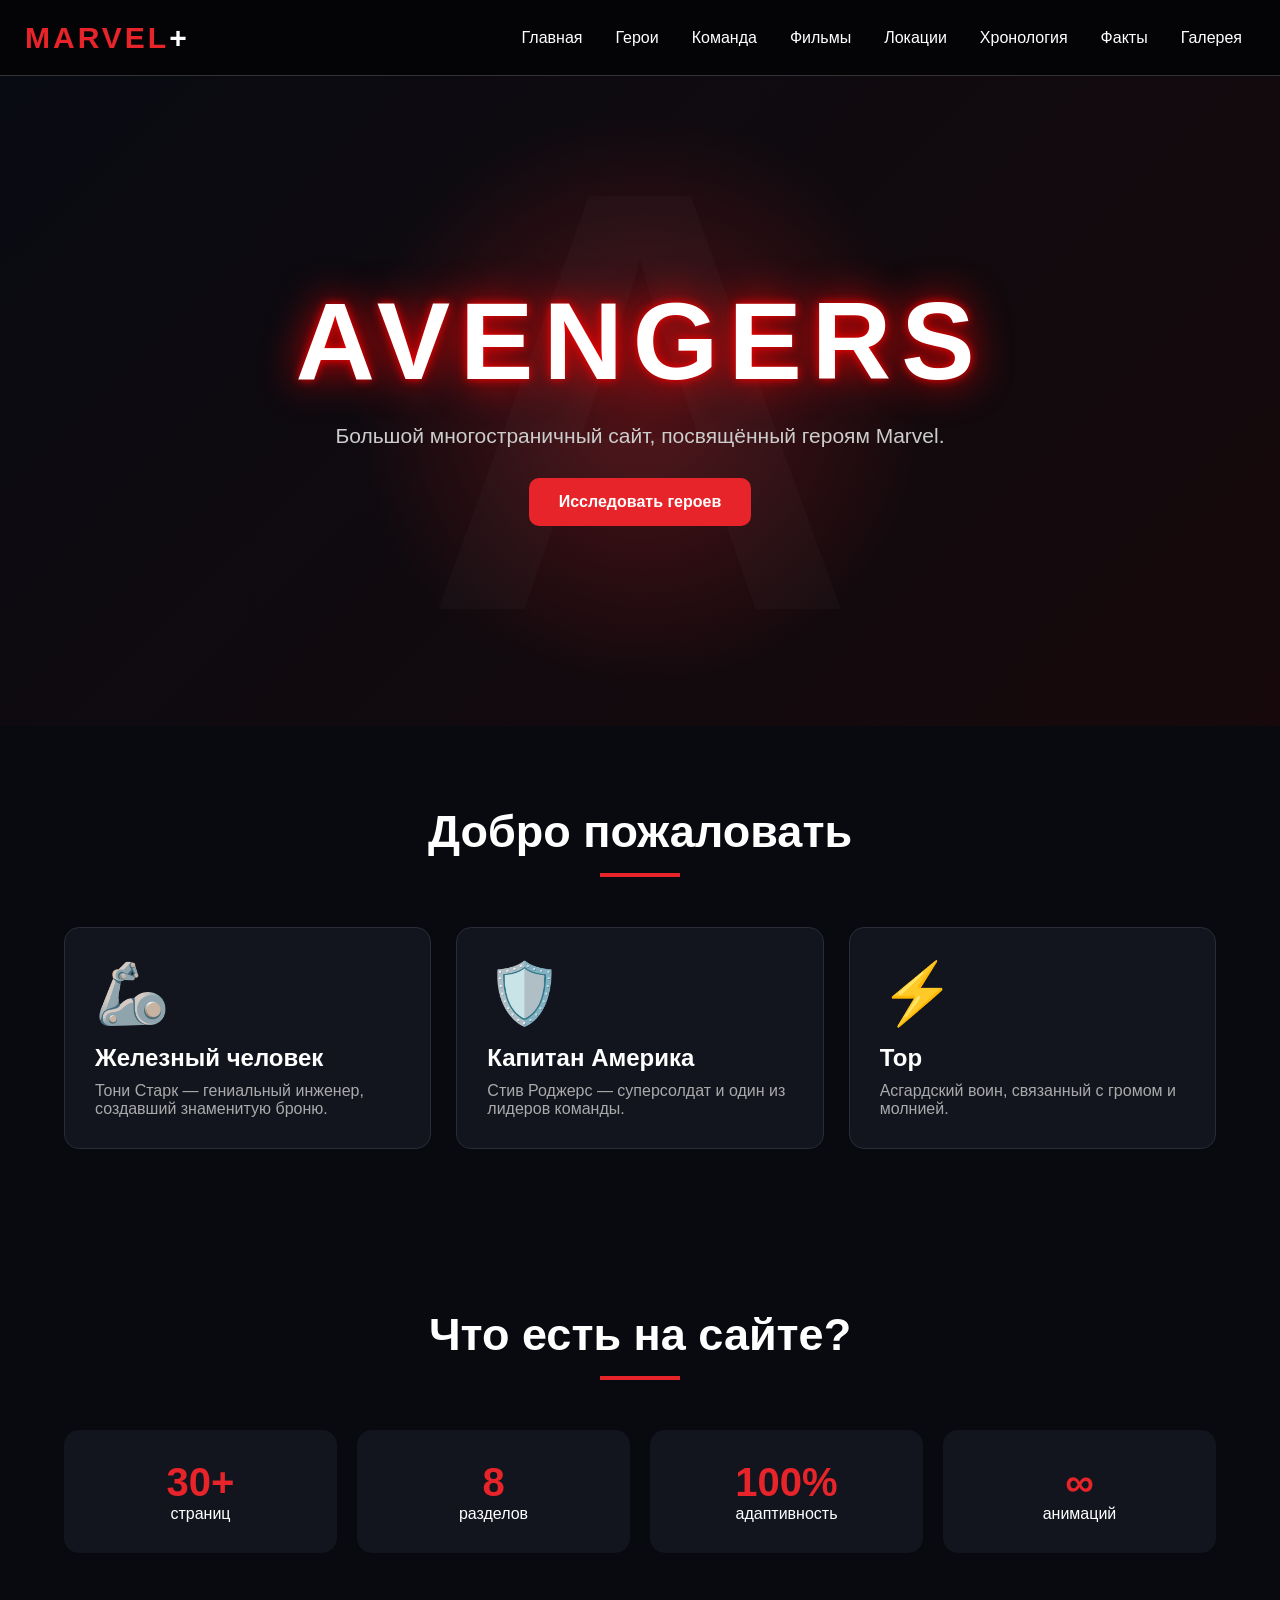
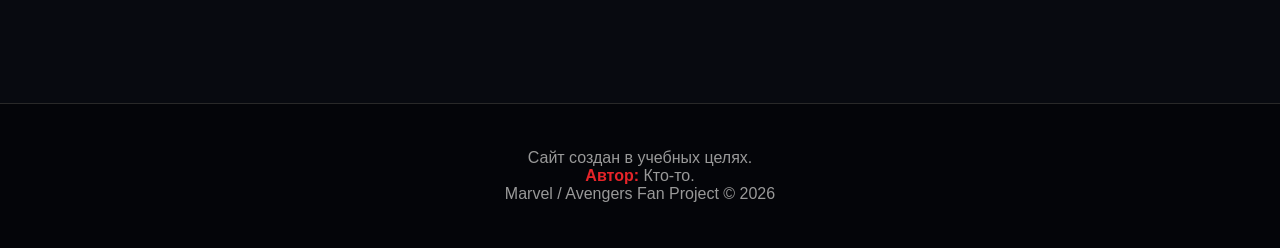
<file: era3/index.html>
<!DOCTYPE html>

<html lang="ru">

<head>

    <meta charset="UTF-8">

    <meta name="viewport"
          content="width=device-width, initial-scale=1.0">

    <title>Avengers | Главная</title>

    <link rel="stylesheet" href="style.css">

</head>

<body>


<header>

    <div class="navbar">

        <a href="index.html" class="logo">
            MARVEL<span>+</span>
        </a>

        <button class="menu-button">
            ☰
        </button>

        <nav>

            <ul>

                <li>
                    <a href="index.html">
                        Главная
                    </a>
                </li>

                <li>
                    <a href="heroes.html">
                        Герои
                    </a>
                </li>

                <li>
                    <a href="team.html">
                        Команда
                    </a>
                </li>

                <li>
                    <a href="movies.html">
                        Фильмы
                    </a>
                </li>

                <li>
                    <a href="locations.html">
                        Локации
                    </a>
                </li>

                <li>
                    <a href="timeline.html">
                        Хронология
                    </a>
                </li>

                <li>
                    <a href="facts.html">
                        Факты
                    </a>
                </li>

                <li>
                    <a href="gallery.html">
                        Галерея
                    </a>
                </li>

            </ul>

        </nav>

    </div>

</header>


<section class="hero">

    <div class="hero-content">

        <h1>AVENGERS</h1>

        <p>
            Большой многостраничный сайт,
            посвящённый героям Marvel.
        </p>

        <a href="heroes.html" class="button">
            Исследовать героев
        </a>

    </div>

</section>


<section class="section container">

    <h2 class="title">
        Добро пожаловать
    </h2>

    <div class="cards">


        <div class="card">

            <div class="card-icon">
                🦾
            </div>

            <h2>
                Железный человек
            </h2>

            <p>
                Тони Старк — гениальный инженер,
                создавший знаменитую броню.
            </p>

        </div>


        <div class="card">

            <div class="card-icon">
                🛡️
            </div>

            <h2>
                Капитан Америка
            </h2>

            <p>
                Стив Роджерс — суперсолдат
                и один из лидеров команды.
            </p>

        </div>


        <div class="card">

            <div class="card-icon">
                ⚡
            </div>

            <h2>
                Тор
            </h2>

            <p>
                Асгардский воин,
                связанный с громом и молнией.
            </p>

        </div>


    </div>

</section>


<section class="section container">

    <h2 class="title">
        Что есть на сайте?
    </h2>

    <div class="stats">

        <div class="stat">
            <strong>30+</strong>
            страниц
        </div>

        <div class="stat">
            <strong>8</strong>
            разделов
        </div>

        <div class="stat">
            <strong>100%</strong>
            адаптивность
        </div>

        <div class="stat">
            <strong>∞</strong>
            анимаций
        </div>

    </div>

</section>


<footer>

    <p>
        Сайт создан в учебных целях.
    </p>

    <p>
        <strong>Автор:</strong>
        Кто-то.
    </p>

    <p>
        Marvel / Avengers Fan Project © 2026
    </p>

</footer>


<script src="script.js"></script>

</body>

</html>
</file>
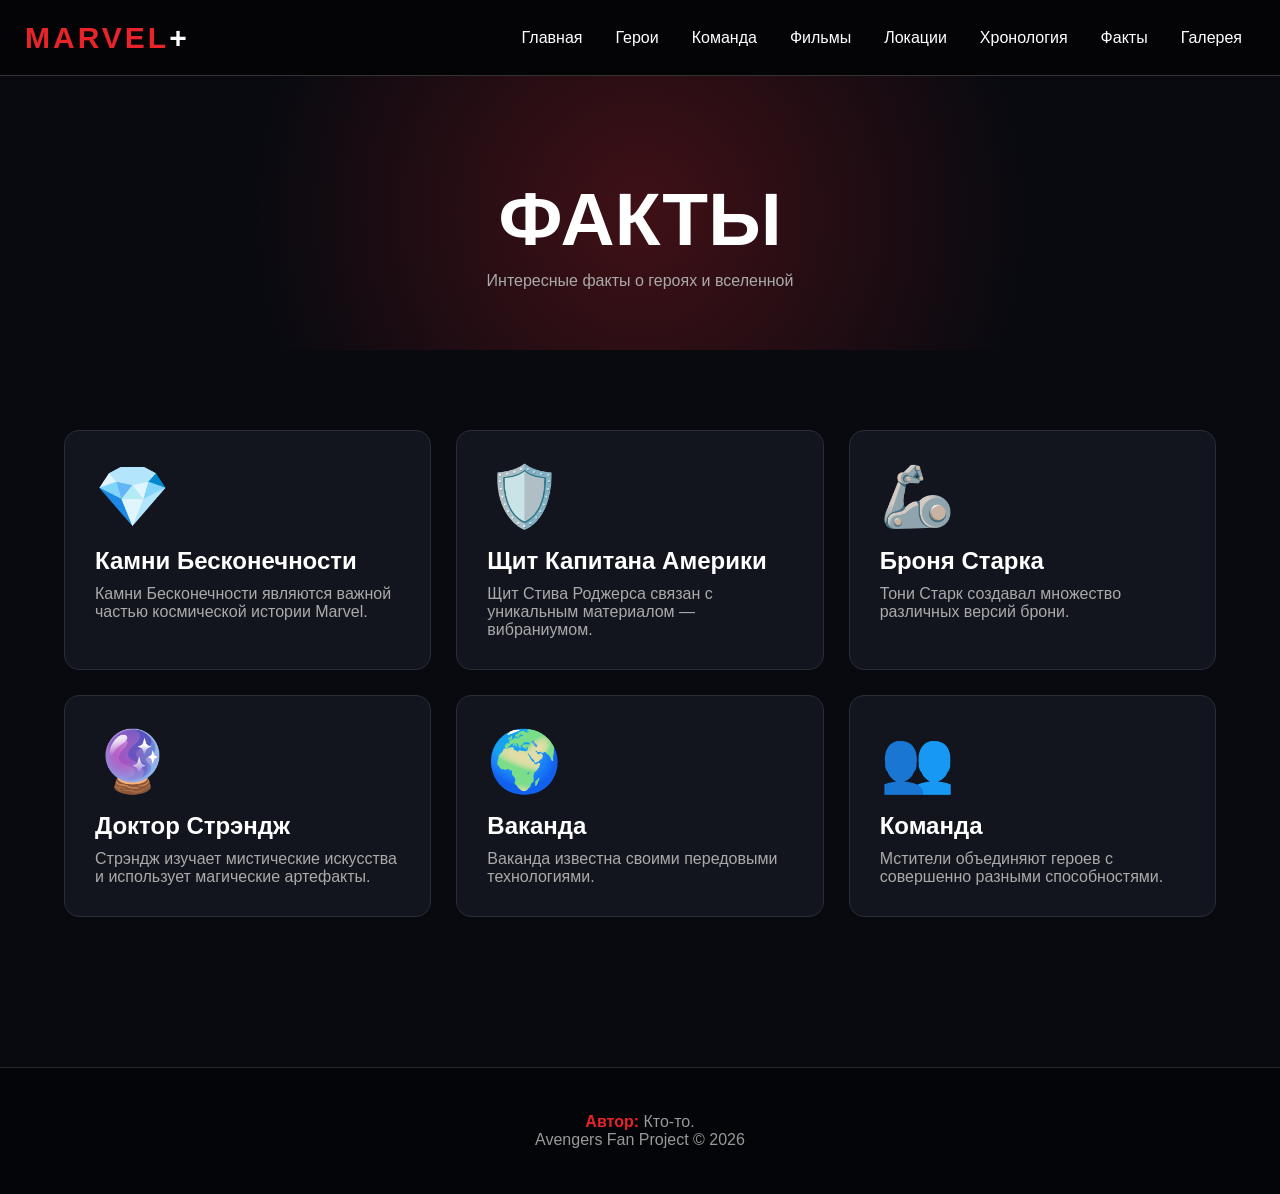
<file: era3/facts.html>
<!DOCTYPE html>
<html lang="ru">
<head>
    <meta charset="UTF-8">

    <meta name="viewport"
          content="width=device-width, initial-scale=1.0">

    <title>Avengers | Факты</title>

    <link rel="stylesheet" href="style.css">
</head>

<body>

<header>

    <div class="navbar">

        <a href="index.html" class="logo">
            MARVEL<span>+</span>
        </a>

        <button class="menu-button">☰</button>

        <nav>

            <ul>

                <li><a href="index.html">Главная</a></li>
                <li><a href="heroes.html">Герои</a></li>
                <li><a href="team.html">Команда</a></li>
                <li><a href="movies.html">Фильмы</a></li>
                <li><a href="locations.html">Локации</a></li>
                <li><a href="timeline.html">Хронология</a></li>
                <li><a href="facts.html">Факты</a></li>
                <li><a href="gallery.html">Галерея</a></li>

            </ul>

        </nav>

    </div>

</header>


<section class="page-header">

    <h1>ФАКТЫ</h1>

    <p>
        Интересные факты о героях и вселенной
    </p>

</section>


<section class="section container">

    <div class="cards">

        <div class="card">
            <div class="card-icon">💎</div>
            <h2>Камни Бесконечности</h2>
            <p>
                Камни Бесконечности являются
                важной частью космической истории Marvel.
            </p>
        </div>

        <div class="card">
            <div class="card-icon">🛡️</div>
            <h2>Щит Капитана Америки</h2>
            <p>
                Щит Стива Роджерса связан
                с уникальным материалом — вибраниумом.
            </p>
        </div>

        <div class="card">
            <div class="card-icon">🦾</div>
            <h2>Броня Старка</h2>
            <p>
                Тони Старк создавал
                множество различных версий брони.
            </p>
        </div>

        <div class="card">
            <div class="card-icon">🔮</div>
            <h2>Доктор Стрэндж</h2>
            <p>
                Стрэндж изучает мистические
                искусства и использует магические артефакты.
            </p>
        </div>

        <div class="card">
            <div class="card-icon">🌍</div>
            <h2>Ваканда</h2>
            <p>
                Ваканда известна своими
                передовыми технологиями.
            </p>
        </div>

        <div class="card">
            <div class="card-icon">👥</div>
            <h2>Команда</h2>
            <p>
                Мстители объединяют героев
                с совершенно разными способностями.
            </p>
        </div>

    </div>

</section>


<footer>

    <p>
        <strong>Автор:</strong>
        Кто-то.
    </p>

    <p>
        Avengers Fan Project © 2026
    </p>

</footer>

<script src="script.js"></script>

</body>
</html>
</file>
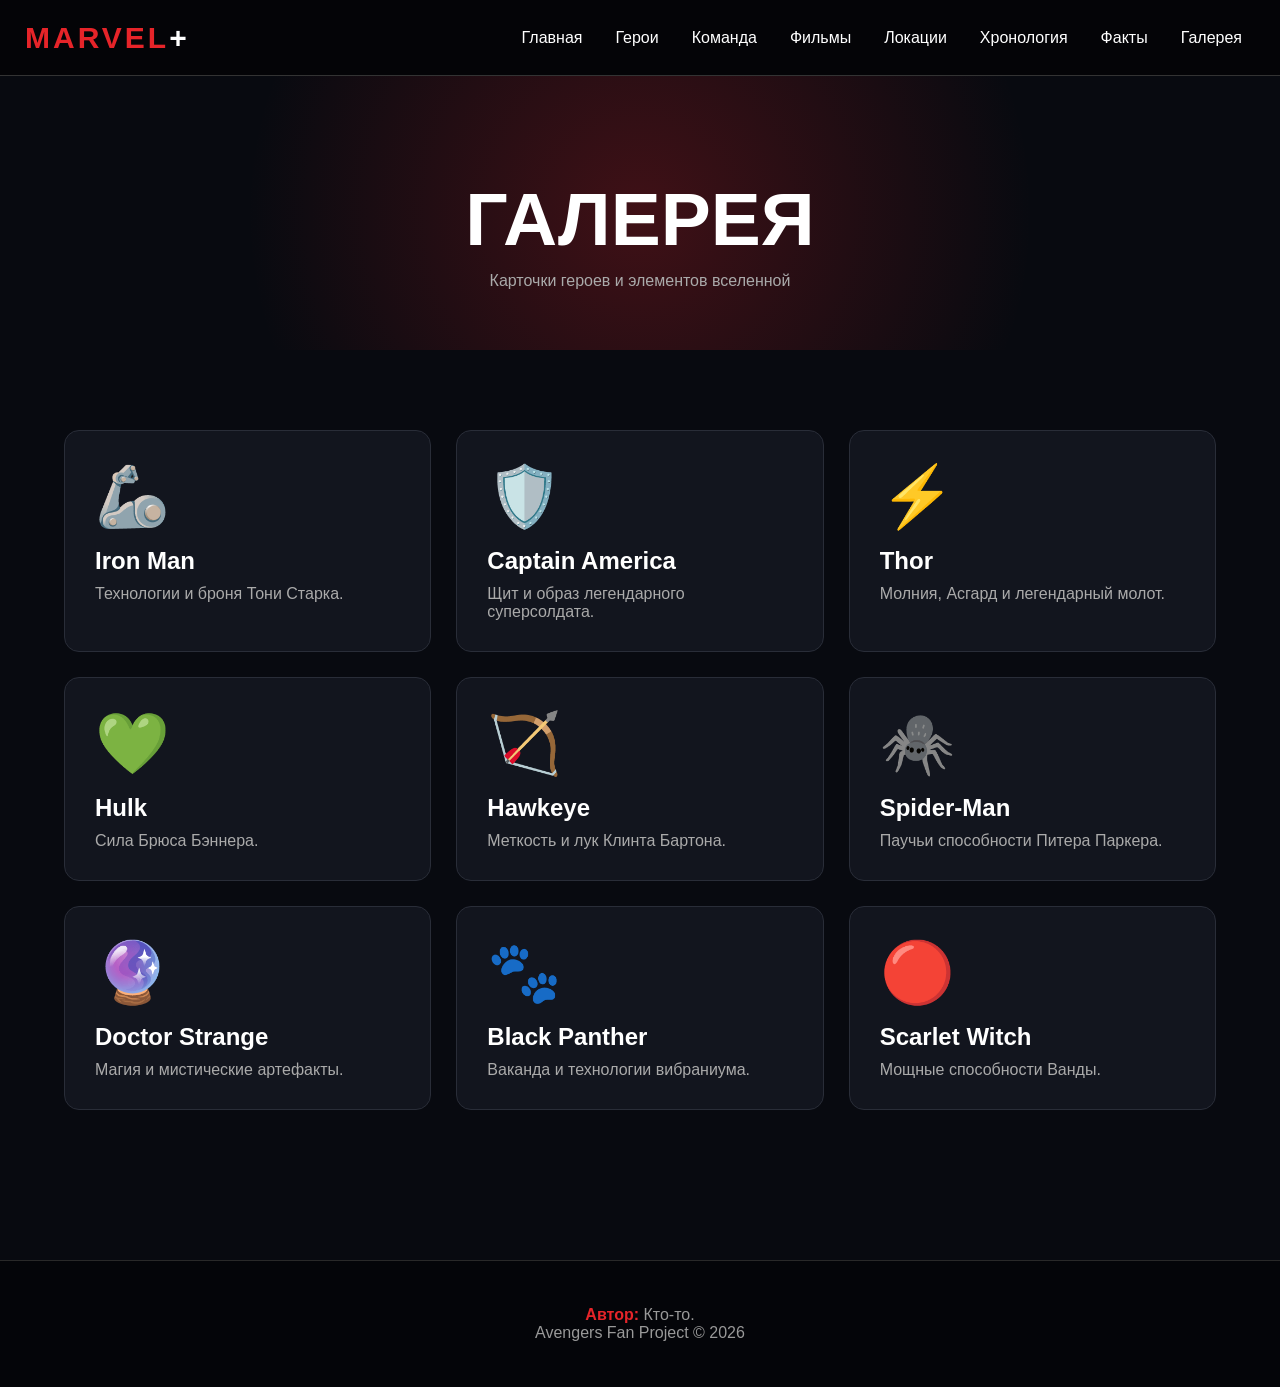
<file: era3/gallery.html>
<!DOCTYPE html>
<html lang="ru">

<head>

    <meta charset="UTF-8">

    <meta name="viewport"
          content="width=device-width, initial-scale=1.0">

    <title>Avengers | Галерея</title>

    <link rel="stylesheet" href="style.css">

</head>

<body>

<header>

    <div class="navbar">

        <a href="index.html" class="logo">
            MARVEL<span>+</span>
        </a>

        <button class="menu-button">☰</button>

        <nav>

            <ul>

                <li><a href="index.html">Главная</a></li>
                <li><a href="heroes.html">Герои</a></li>
                <li><a href="team.html">Команда</a></li>
                <li><a href="movies.html">Фильмы</a></li>
                <li><a href="locations.html">Локации</a></li>
                <li><a href="timeline.html">Хронология</a></li>
                <li><a href="facts.html">Факты</a></li>
                <li><a href="gallery.html">Галерея</a></li>

            </ul>

        </nav>

    </div>

</header>


<section class="page-header">

    <h1>ГАЛЕРЕЯ</h1>

    <p>
        Карточки героев и элементов вселенной
    </p>

</section>


<section class="section container">

    <div class="cards">

        <div class="card">
            <div class="card-icon">🦾</div>
            <h2>Iron Man</h2>
            <p>Технологии и броня Тони Старка.</p>
        </div>

        <div class="card">
            <div class="card-icon">🛡️</div>
            <h2>Captain America</h2>
            <p>Щит и образ легендарного суперсолдата.</p>
        </div>

        <div class="card">
            <div class="card-icon">⚡</div>
            <h2>Thor</h2>
            <p>Молния, Асгард и легендарный молот.</p>
        </div>

        <div class="card">
            <div class="card-icon">💚</div>
            <h2>Hulk</h2>
            <p>Сила Брюса Бэннера.</p>
        </div>

        <div class="card">
            <div class="card-icon">🏹</div>
            <h2>Hawkeye</h2>
            <p>Меткость и лук Клинта Бартона.</p>
        </div>

        <div class="card">
            <div class="card-icon">🕷️</div>
            <h2>Spider-Man</h2>
            <p>Паучьи способности Питера Паркера.</p>
        </div>

        <div class="card">
            <div class="card-icon">🔮</div>
            <h2>Doctor Strange</h2>
            <p>Магия и мистические артефакты.</p>
        </div>

        <div class="card">
            <div class="card-icon">🐾</div>
            <h2>Black Panther</h2>
            <p>Ваканда и технологии вибраниума.</p>
        </div>

        <div class="card">
            <div class="card-icon">🔴</div>
            <h2>Scarlet Witch</h2>
            <p>Мощные способности Ванды.</p>
        </div>

    </div>

</section>


<footer>

    <p>
        <strong>Автор:</strong>
        Кто-то.
    </p>

    <p>
        Avengers Fan Project © 2026
    </p>

</footer>


<script src="script.js"></script>

</body>
</html>
</file>
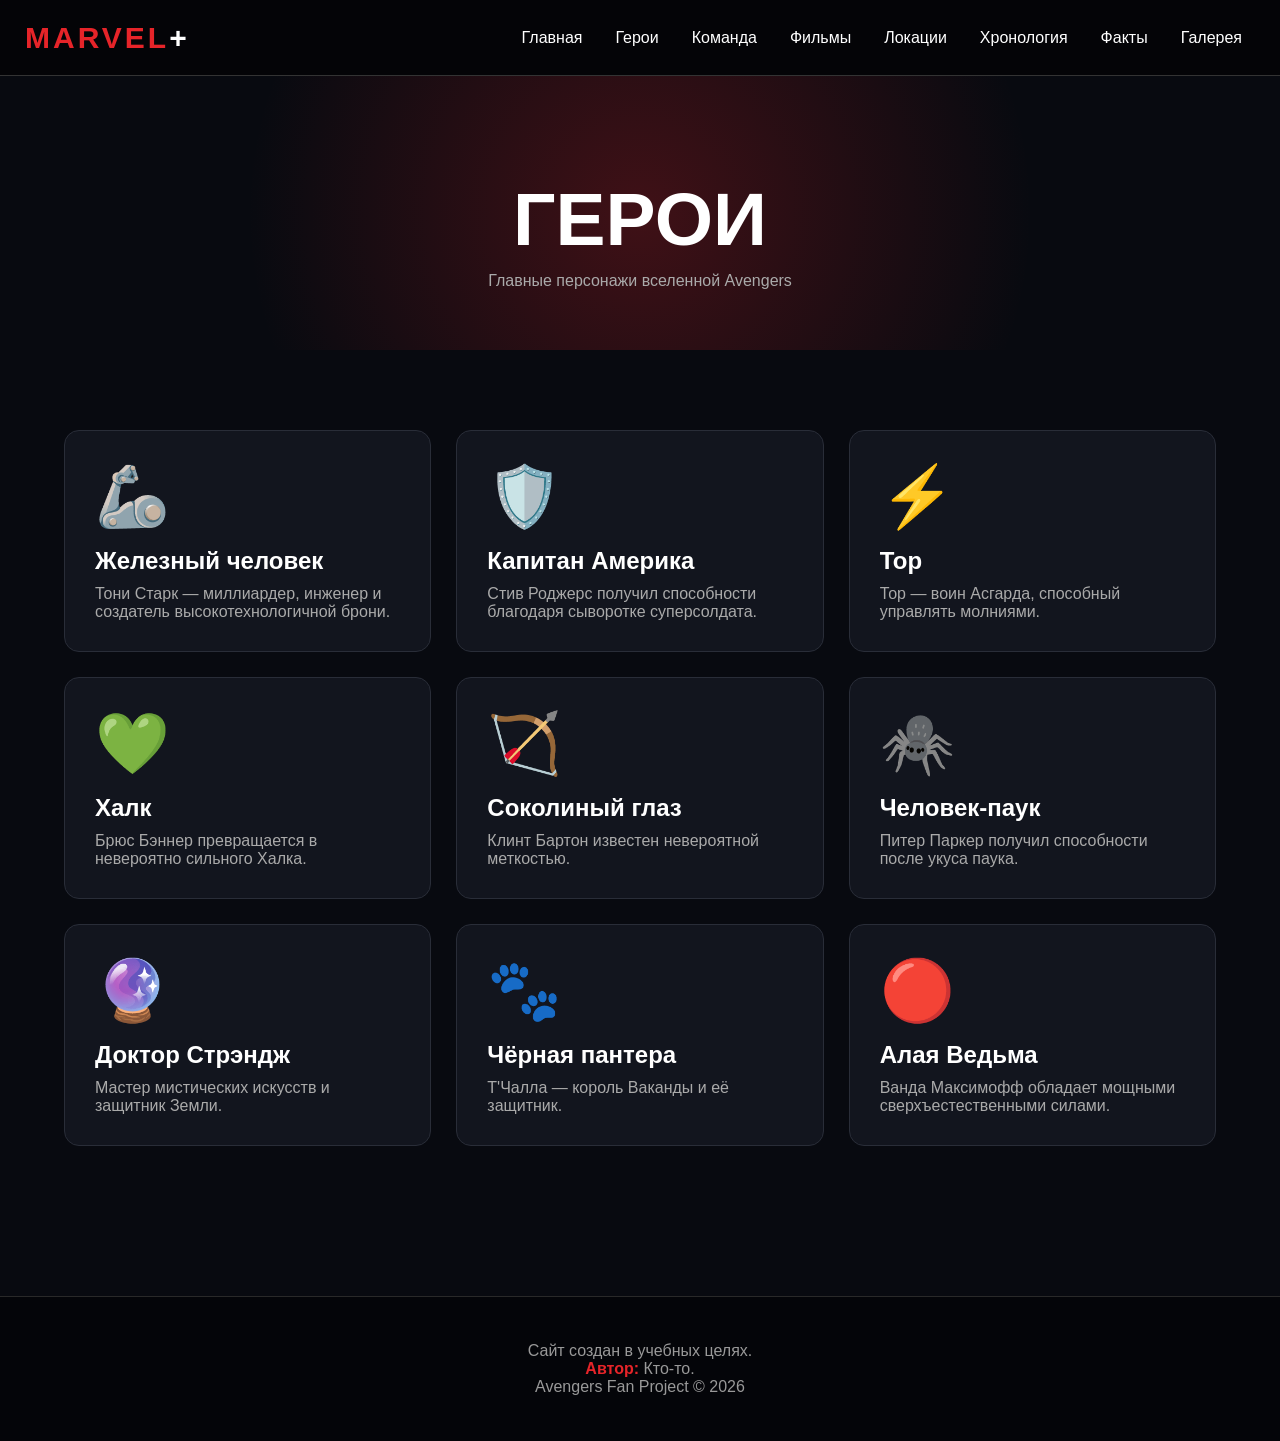
<file: era3/heroes.html>
<!DOCTYPE html>

<html lang="ru">

<head>

    <meta charset="UTF-8">

    <meta name="viewport"
          content="width=device-width, initial-scale=1.0">

    <title>Avengers | Герои</title>

    <link rel="stylesheet" href="style.css">

</head>

<body>


<header>

    <div class="navbar">

        <a href="index.html" class="logo">
            MARVEL<span>+</span>
        </a>

        <button class="menu-button">
            ☰
        </button>

        <nav>

            <ul>

                <li><a href="index.html">Главная</a></li>
                <li><a href="heroes.html">Герои</a></li>
                <li><a href="team.html">Команда</a></li>
                <li><a href="movies.html">Фильмы</a></li>
                <li><a href="locations.html">Локации</a></li>
                <li><a href="timeline.html">Хронология</a></li>
                <li><a href="facts.html">Факты</a></li>
                <li><a href="gallery.html">Галерея</a></li>

            </ul>

        </nav>

    </div>

</header>


<section class="page-header">

    <h1>
        ГЕРОИ
    </h1>

    <p>
        Главные персонажи вселенной Avengers
    </p>

</section>


<section class="section container">

    <div class="cards">


        <div class="card">

            <div class="card-icon">🦾</div>

            <h2>
                Железный человек
            </h2>

            <p>
                Тони Старк — миллиардер,
                инженер и создатель
                высокотехнологичной брони.
            </p>

        </div>


        <div class="card">

            <div class="card-icon">🛡️</div>

            <h2>
                Капитан Америка
            </h2>

            <p>
                Стив Роджерс получил способности
                благодаря сыворотке суперсолдата.
            </p>

        </div>


        <div class="card">

            <div class="card-icon">⚡</div>

            <h2>
                Тор
            </h2>

            <p>
                Тор — воин Асгарда,
                способный управлять молниями.
            </p>

        </div>


        <div class="card">

            <div class="card-icon">💚</div>

            <h2>
                Халк
            </h2>

            <p>
                Брюс Бэннер превращается
                в невероятно сильного Халка.
            </p>

        </div>


        <div class="card">

            <div class="card-icon">🏹</div>

            <h2>
                Соколиный глаз
            </h2>

            <p>
                Клинт Бартон известен
                невероятной меткостью.
            </p>

        </div>


        <div class="card">

            <div class="card-icon">🕷️</div>

            <h2>
                Человек-паук
            </h2>

            <p>
                Питер Паркер получил
                способности после укуса паука.
            </p>

        </div>


        <div class="card">

            <div class="card-icon">🔮</div>

            <h2>
                Доктор Стрэндж
            </h2>

            <p>
                Мастер мистических искусств
                и защитник Земли.
            </p>

        </div>


        <div class="card">

            <div class="card-icon">🐾</div>

            <h2>
                Чёрная пантера
            </h2>

            <p>
                Т'Чалла — король Ваканды
                и её защитник.
            </p>

        </div>


        <div class="card">

            <div class="card-icon">🔴</div>

            <h2>
                Алая Ведьма
            </h2>

            <p>
                Ванда Максимофф обладает
                мощными сверхъестественными силами.
            </p>

        </div>


    </div>

</section>


<footer>

    <p>
        Сайт создан в учебных целях.
    </p>

    <p>
        <strong>Автор:</strong>
        Кто-то.
    </p>

    <p>
        Avengers Fan Project © 2026
    </p>

</footer>


<script src="script.js"></script>

</body>

</html>
</file>
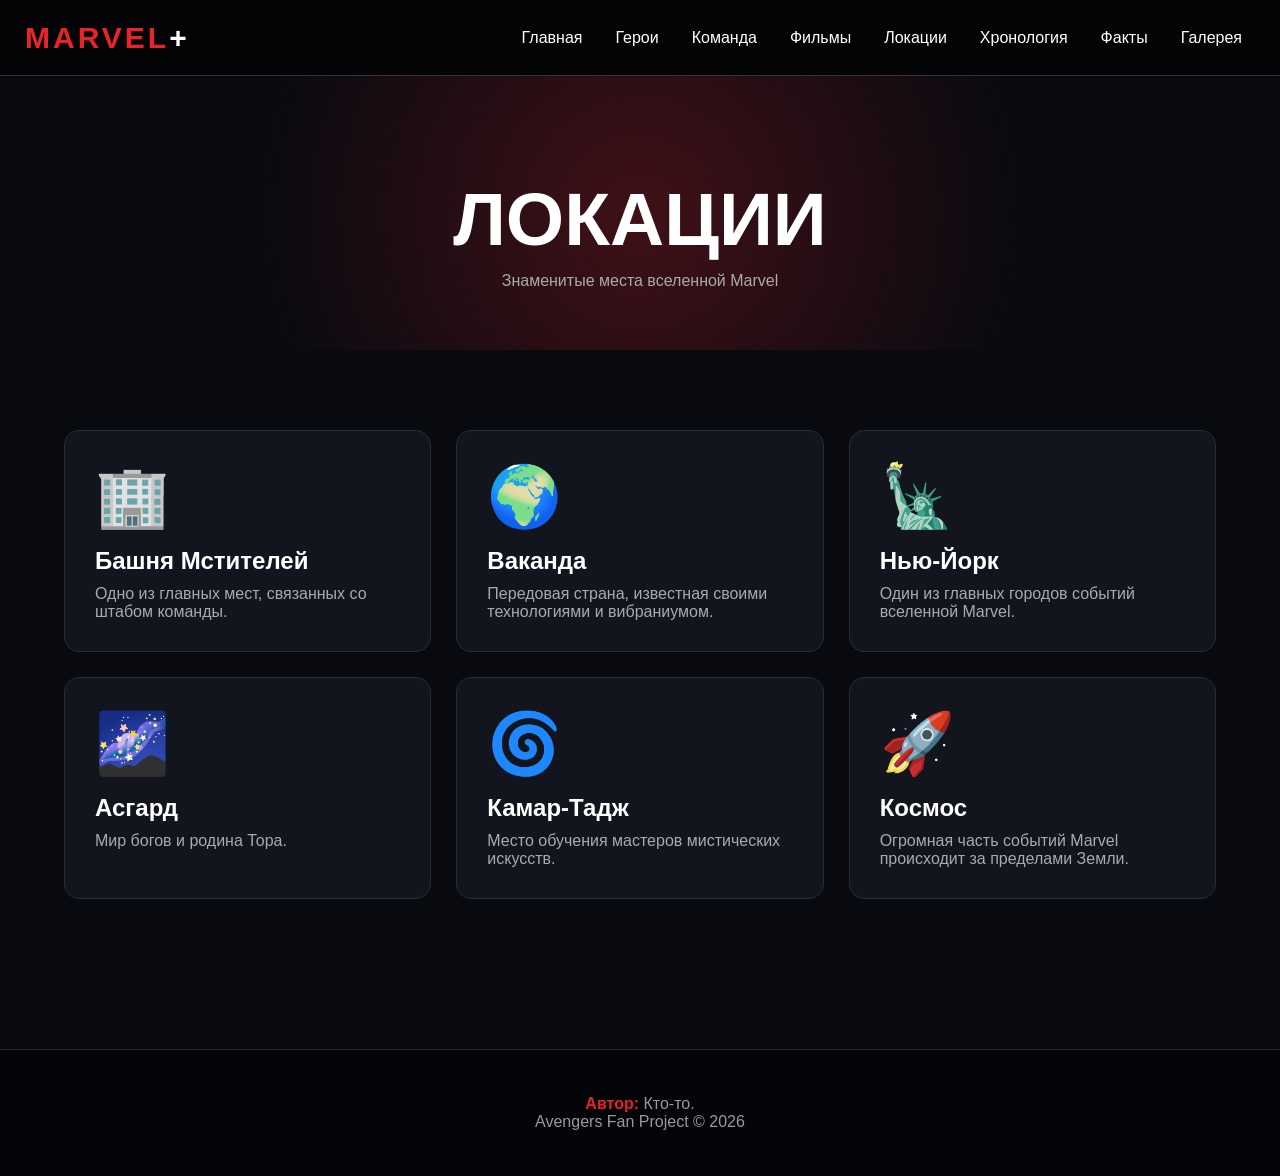
<file: era3/locations.html>
<!DOCTYPE html>
<html lang="ru">
<head>
    <meta charset="UTF-8">
    <meta name="viewport" content="width=device-width, initial-scale=1.0">
    <title>Avengers | Локации</title>
    <link rel="stylesheet" href="style.css">
</head>

<body>

<header>
    <div class="navbar">

        <a href="index.html" class="logo">MARVEL<span>+</span></a>

        <button class="menu-button">☰</button>

        <nav>
            <ul>
                <li><a href="index.html">Главная</a></li>
                <li><a href="heroes.html">Герои</a></li>
                <li><a href="team.html">Команда</a></li>
                <li><a href="movies.html">Фильмы</a></li>
                <li><a href="locations.html">Локации</a></li>
                <li><a href="timeline.html">Хронология</a></li>
                <li><a href="facts.html">Факты</a></li>
                <li><a href="gallery.html">Галерея</a></li>
            </ul>
        </nav>

    </div>
</header>

<section class="page-header">

    <h1>ЛОКАЦИИ</h1>

    <p>
        Знаменитые места вселенной Marvel
    </p>

</section>

<section class="section container">

    <div class="cards">

        <div class="card">
            <div class="card-icon">🏢</div>
            <h2>Башня Мстителей</h2>
            <p>Одно из главных мест, связанных со штабом команды.</p>
        </div>

        <div class="card">
            <div class="card-icon">🌍</div>
            <h2>Ваканда</h2>
            <p>Передовая страна, известная своими технологиями и вибраниумом.</p>
        </div>

        <div class="card">
            <div class="card-icon">🗽</div>
            <h2>Нью-Йорк</h2>
            <p>Один из главных городов событий вселенной Marvel.</p>
        </div>

        <div class="card">
            <div class="card-icon">🌌</div>
            <h2>Асгард</h2>
            <p>Мир богов и родина Тора.</p>
        </div>

        <div class="card">
            <div class="card-icon">🌀</div>
            <h2>Камар-Тадж</h2>
            <p>Место обучения мастеров мистических искусств.</p>
        </div>

        <div class="card">
            <div class="card-icon">🚀</div>
            <h2>Космос</h2>
            <p>Огромная часть событий Marvel происходит за пределами Земли.</p>
        </div>

    </div>

</section>

<footer>
    <p><strong>Автор:</strong> Кто-то.</p>
    <p>Avengers Fan Project © 2026</p>
</footer>

<script src="script.js"></script>

</body>
</html>
</file>
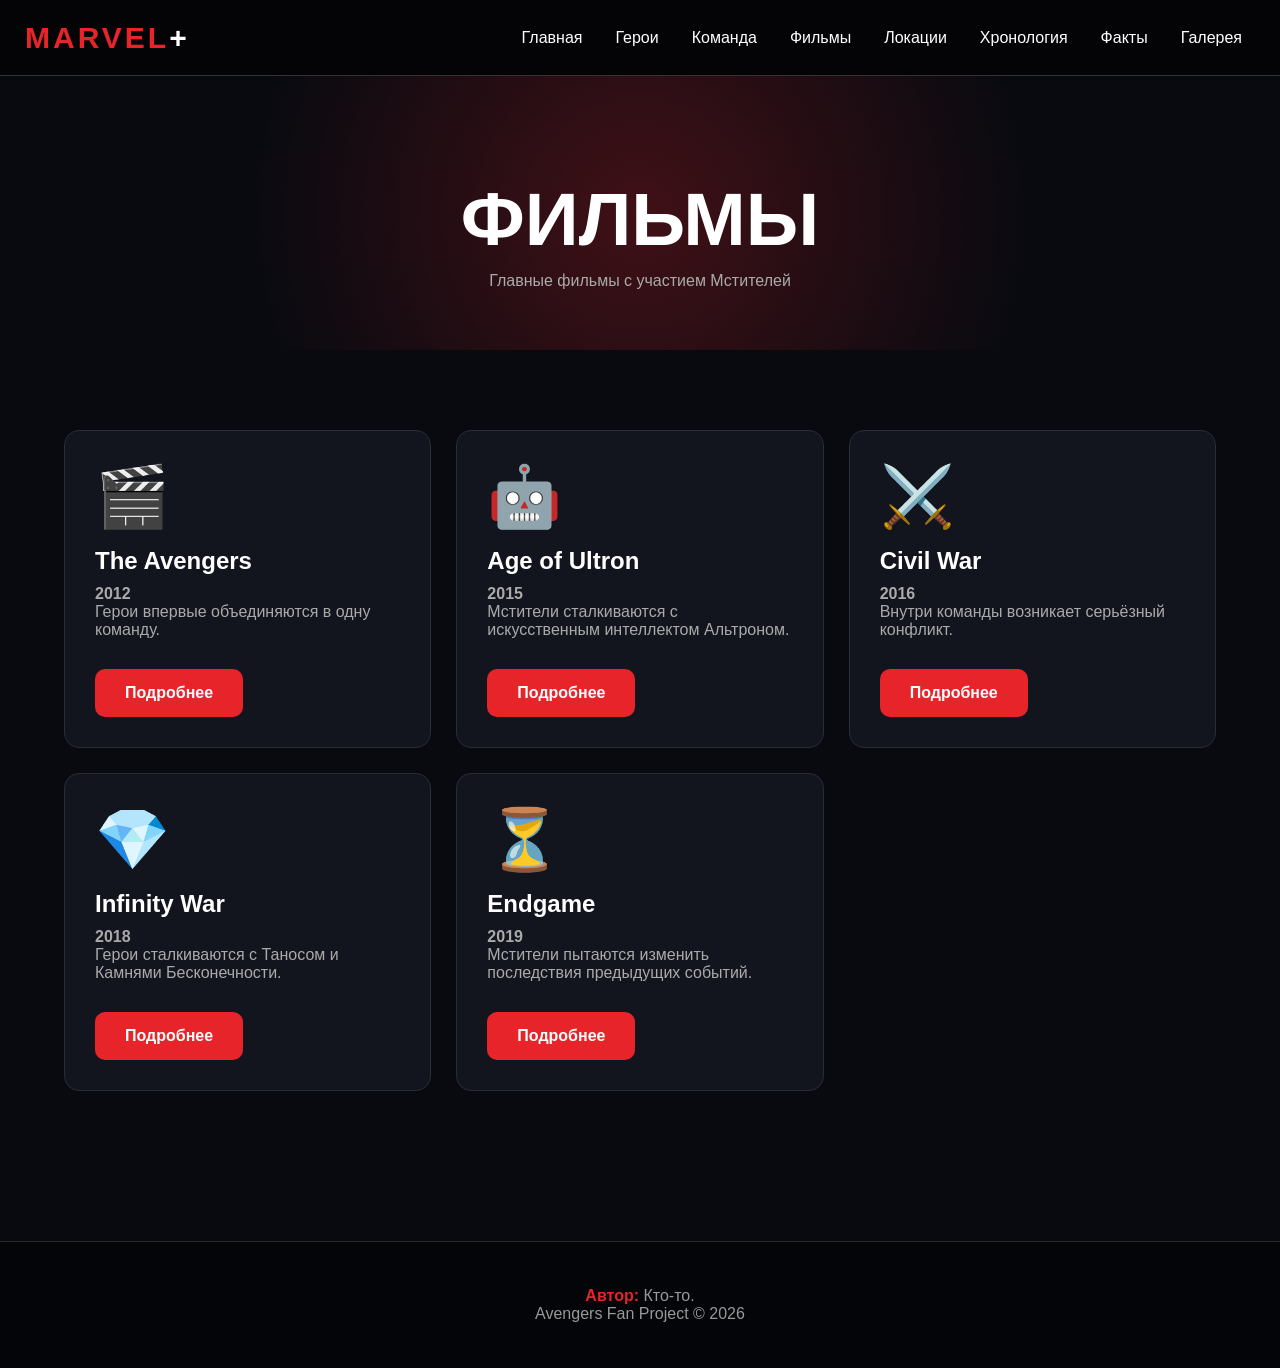
<file: era3/movies.html>
<!DOCTYPE html>
<html lang="ru">
<head>
    <meta charset="UTF-8">
    <meta name="viewport" content="width=device-width, initial-scale=1.0">
    <title>Avengers | Фильмы</title>
    <link rel="stylesheet" href="style.css">
</head>

<body>

<header>
    <div class="navbar">

        <a href="index.html" class="logo">MARVEL<span>+</span></a>

        <button class="menu-button">☰</button>

        <nav>
            <ul>
                <li><a href="index.html">Главная</a></li>
                <li><a href="heroes.html">Герои</a></li>
                <li><a href="team.html">Команда</a></li>
                <li><a href="movies.html">Фильмы</a></li>
                <li><a href="locations.html">Локации</a></li>
                <li><a href="timeline.html">Хронология</a></li>
                <li><a href="facts.html">Факты</a></li>
                <li><a href="gallery.html">Галерея</a></li>
            </ul>
        </nav>

    </div>
</header>

<section class="page-header">
    <h1>ФИЛЬМЫ</h1>
    <p>Главные фильмы с участием Мстителей</p>
</section>

<section class="section container">

    <div class="cards">

        <div class="card">
            <div class="card-icon">🎬</div>
            <h2>The Avengers</h2>
            <p><b>2012</b></p>
            <p>Герои впервые объединяются в одну команду.</p>
            <a href="page11.html" class="button">Подробнее</a>
        </div>

        <div class="card">
            <div class="card-icon">🤖</div>
            <h2>Age of Ultron</h2>
            <p><b>2015</b></p>
            <p>Мстители сталкиваются с искусственным интеллектом Альтроном.</p>
            <a href="page12.html" class="button">Подробнее</a>
        </div>

        <div class="card">
            <div class="card-icon">⚔️</div>
            <h2>Civil War</h2>
            <p><b>2016</b></p>
            <p>Внутри команды возникает серьёзный конфликт.</p>
            <a href="page13.html" class="button">Подробнее</a>
        </div>

        <div class="card">
            <div class="card-icon">💎</div>
            <h2>Infinity War</h2>
            <p><b>2018</b></p>
            <p>Герои сталкиваются с Таносом и Камнями Бесконечности.</p>
            <a href="page14.html" class="button">Подробнее</a>
        </div>

        <div class="card">
            <div class="card-icon">⏳</div>
            <h2>Endgame</h2>
            <p><b>2019</b></p>
            <p>Мстители пытаются изменить последствия предыдущих событий.</p>
            <a href="page15.html" class="button">Подробнее</a>
        </div>

    </div>

</section>

<footer>
    <p><strong>Автор:</strong> Кто-то.</p>
    <p>Avengers Fan Project © 2026</p>
</footer>

<script src="script.js"></script>

</body>
</html>
</file>
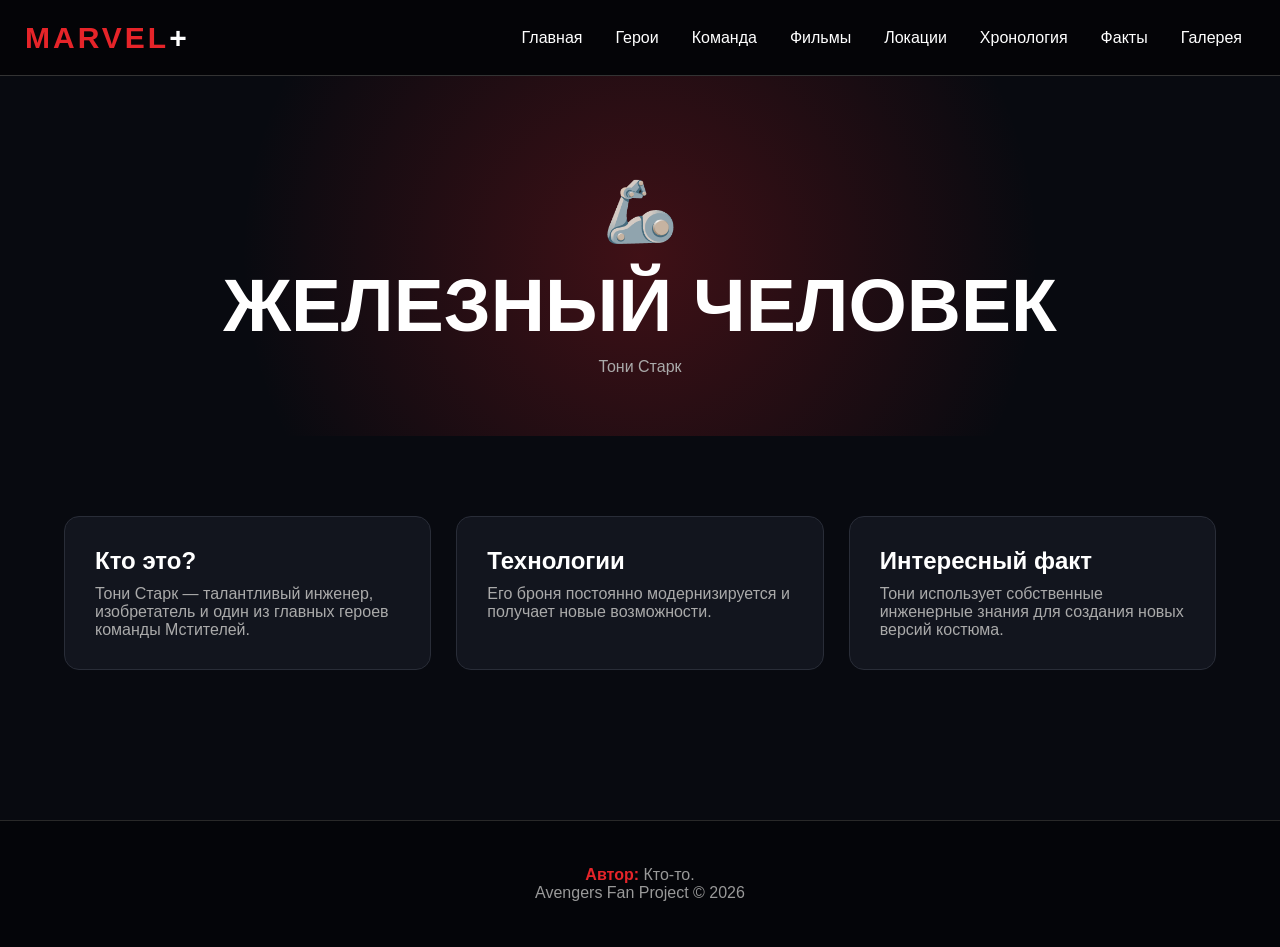
<file: era3/page10.html>
<!DOCTYPE html>

<html lang="ru">

<head>

    <meta charset="UTF-8">

    <meta name="viewport"
          content="width=device-width, initial-scale=1.0">

    <title>Железный человек</title>

    <link rel="stylesheet" href="style.css">

</head>

<body>

<header>

    <div class="navbar">

        <a href="index.html" class="logo">
            MARVEL<span>+</span>
        </a>

        <button class="menu-button">☰</button>

        <nav>

            <ul>

                <li><a href="index.html">Главная</a></li>
                <li><a href="heroes.html">Герои</a></li>
                <li><a href="team.html">Команда</a></li>
                <li><a href="movies.html">Фильмы</a></li>
                <li><a href="locations.html">Локации</a></li>
                <li><a href="timeline.html">Хронология</a></li>
                <li><a href="facts.html">Факты</a></li>
                <li><a href="gallery.html">Галерея</a></li>

            </ul>

        </nav>

    </div>

</header>


<section class="page-header">

    <div class="card-icon">
        🦾
    </div>

    <h1>
        ЖЕЛЕЗНЫЙ ЧЕЛОВЕК
    </h1>

    <p>
        Тони Старк
    </p>

</section>


<section class="section container">

    <div class="cards">

        <div class="card">

            <h2>
                Кто это?
            </h2>

            <p>
                Тони Старк — талантливый инженер,
                изобретатель и один из главных
                героев команды Мстителей.
            </p>

        </div>


        <div class="card">

            <h2>
                Технологии
            </h2>

            <p>
                Его броня постоянно модернизируется
                и получает новые возможности.
            </p>

        </div>


        <div class="card">

            <h2>
                Интересный факт
            </h2>

            <p>
                Тони использует собственные
                инженерные знания для создания
                новых версий костюма.
            </p>

        </div>

    </div>

</section>


<footer>

    <p>
        <strong>Автор:</strong>
        Кто-то.
    </p>

    <p>
        Avengers Fan Project © 2026
    </p>

</footer>


<script src="script.js"></script>

</body>

</html>
</file>
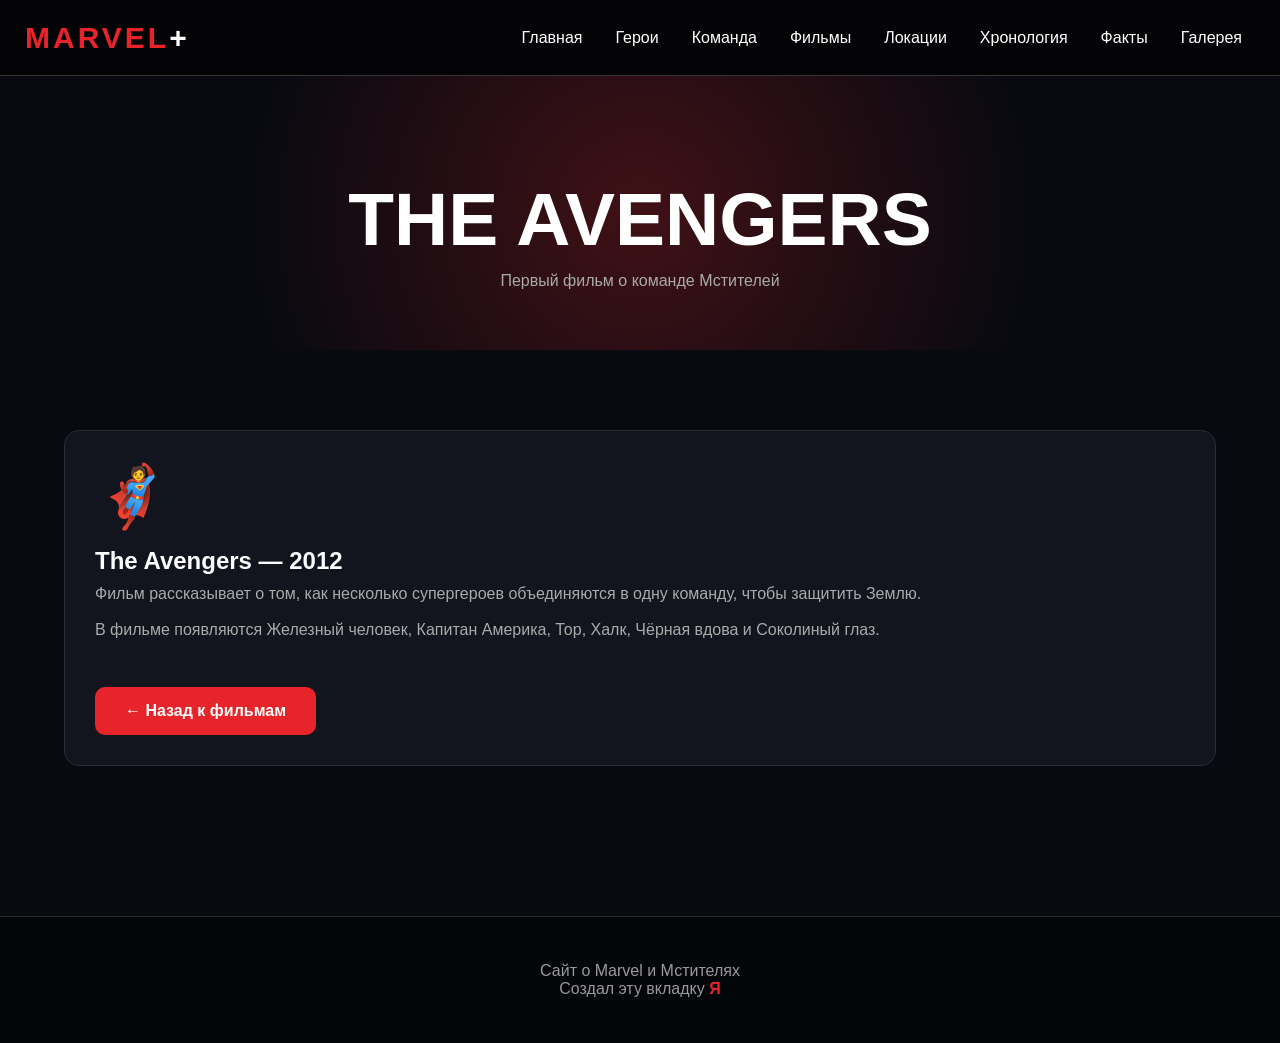
<file: era3/page11.html>
<!DOCTYPE html>
<html lang="ru">
<head>
    <meta charset="UTF-8">
    <meta name="viewport" content="width=device-width, initial-scale=1.0">
    <title>The Avengers</title>
    <link rel="stylesheet" href="style.css">
</head>

<body>

<header>
    <div class="navbar">
        <a href="index.html" class="logo">MARVEL<span>+</span></a>

        <button class="menu-button">☰</button>

        <nav>
            <ul>
                <li><a href="index.html">Главная</a></li>
                <li><a href="heroes.html">Герои</a></li>
                <li><a href="team.html">Команда</a></li>
                <li><a href="movies.html">Фильмы</a></li>
                <li><a href="locations.html">Локации</a></li>
                <li><a href="timeline.html">Хронология</a></li>
                <li><a href="facts.html">Факты</a></li>
                <li><a href="gallery.html">Галерея</a></li>
            </ul>
        </nav>
    </div>
</header>

<section class="page-header">
    <h1>THE AVENGERS</h1>
    <p>Первый фильм о команде Мстителей</p>
</section>

<section class="section">
    <div class="container">

        <div class="card">
            <div class="card-icon">🦸</div>
            <h2>The Avengers — 2012</h2>

            <p>
                Фильм рассказывает о том, как несколько супергероев
                объединяются в одну команду, чтобы защитить Землю.
            </p>

            <br>

            <p>
                В фильме появляются Железный человек, Капитан Америка,
                Тор, Халк, Чёрная вдова и Соколиный глаз.
            </p>

            <br>

            <a href="movies.html" class="button">← Назад к фильмам</a>
        </div>

    </div>
</section>

<footer>
    <p>Сайт о Marvel и Мстителях</p>
    <p>Создал эту вкладку <strong>Я</strong></p>
</footer>

<script src="script.js"></script>

</body>
</html>
</file>
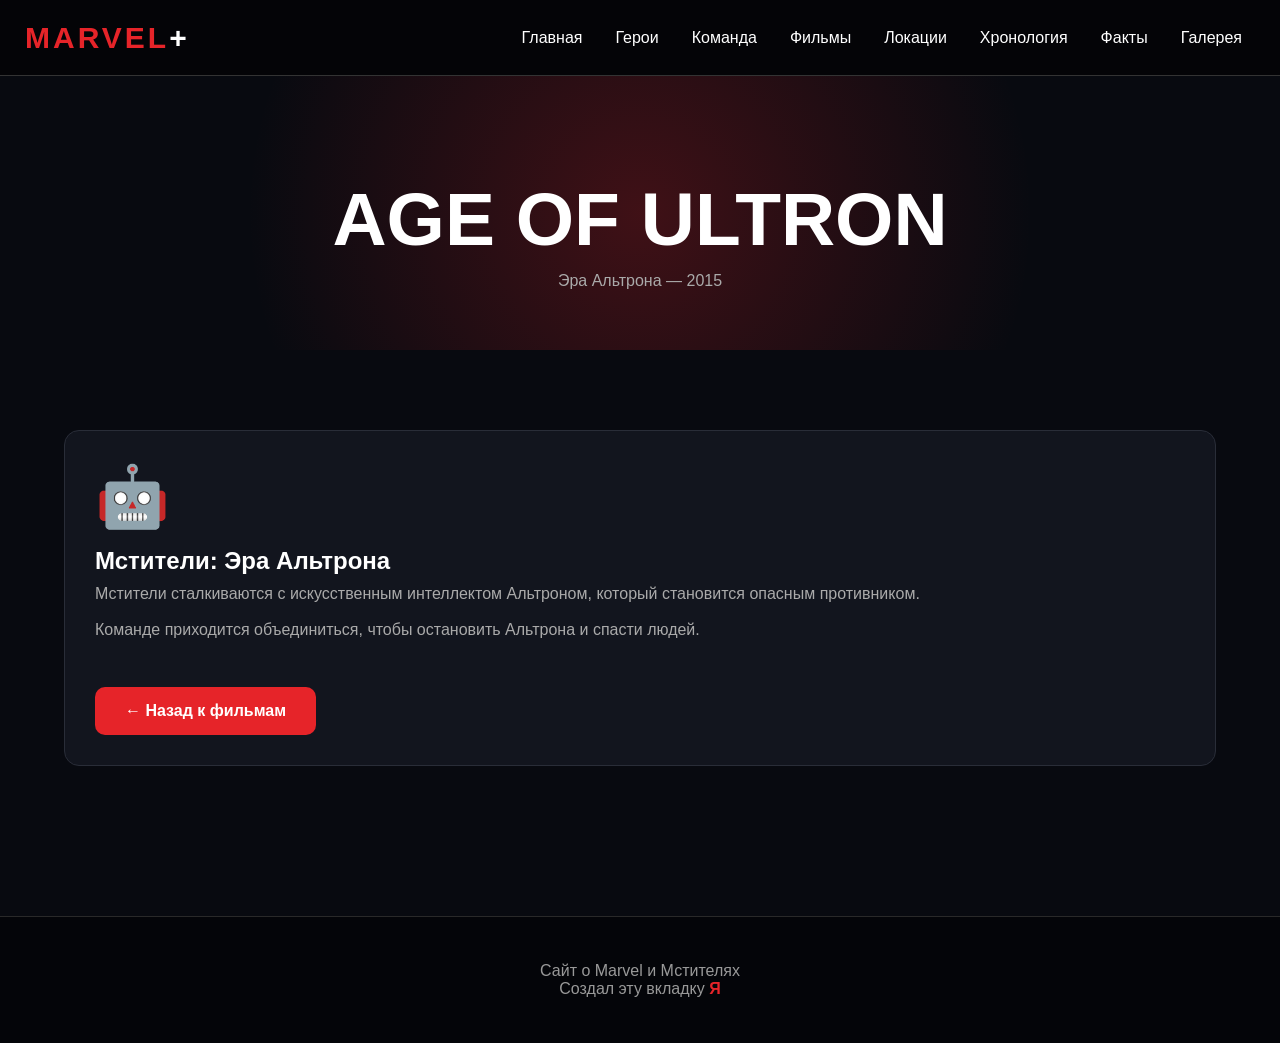
<file: era3/page12.html>
<!DOCTYPE html>
<html lang="ru">
<head>
    <meta charset="UTF-8">
    <meta name="viewport" content="width=device-width, initial-scale=1.0">
    <title>Age of Ultron</title>
    <link rel="stylesheet" href="style.css">
</head>

<body>

<header>
    <div class="navbar">
        <a href="index.html" class="logo">MARVEL<span>+</span></a>
        <button class="menu-button">☰</button>

        <nav>
            <ul>
                <li><a href="index.html">Главная</a></li>
                <li><a href="heroes.html">Герои</a></li>
                <li><a href="team.html">Команда</a></li>
                <li><a href="movies.html">Фильмы</a></li>
                <li><a href="locations.html">Локации</a></li>
                <li><a href="timeline.html">Хронология</a></li>
                <li><a href="facts.html">Факты</a></li>
                <li><a href="gallery.html">Галерея</a></li>
            </ul>
        </nav>
    </div>
</header>

<section class="page-header">
    <h1>AGE OF ULTRON</h1>
    <p>Эра Альтрона — 2015</p>
</section>

<section class="section">
    <div class="container">

        <div class="card">
            <div class="card-icon">🤖</div>

            <h2>Мстители: Эра Альтрона</h2>

            <p>
                Мстители сталкиваются с искусственным интеллектом
                Альтроном, который становится опасным противником.
            </p>

            <br>

            <p>
                Команде приходится объединиться, чтобы остановить
                Альтрона и спасти людей.
            </p>

            <br>

            <a href="movies.html" class="button">← Назад к фильмам</a>
        </div>

    </div>
</section>

<footer>
    <p>Сайт о Marvel и Мстителях</p>
    <p>Создал эту вкладку <strong>Я</strong></p>
</footer>

<script src="script.js"></script>

</body>
</html>
</file>
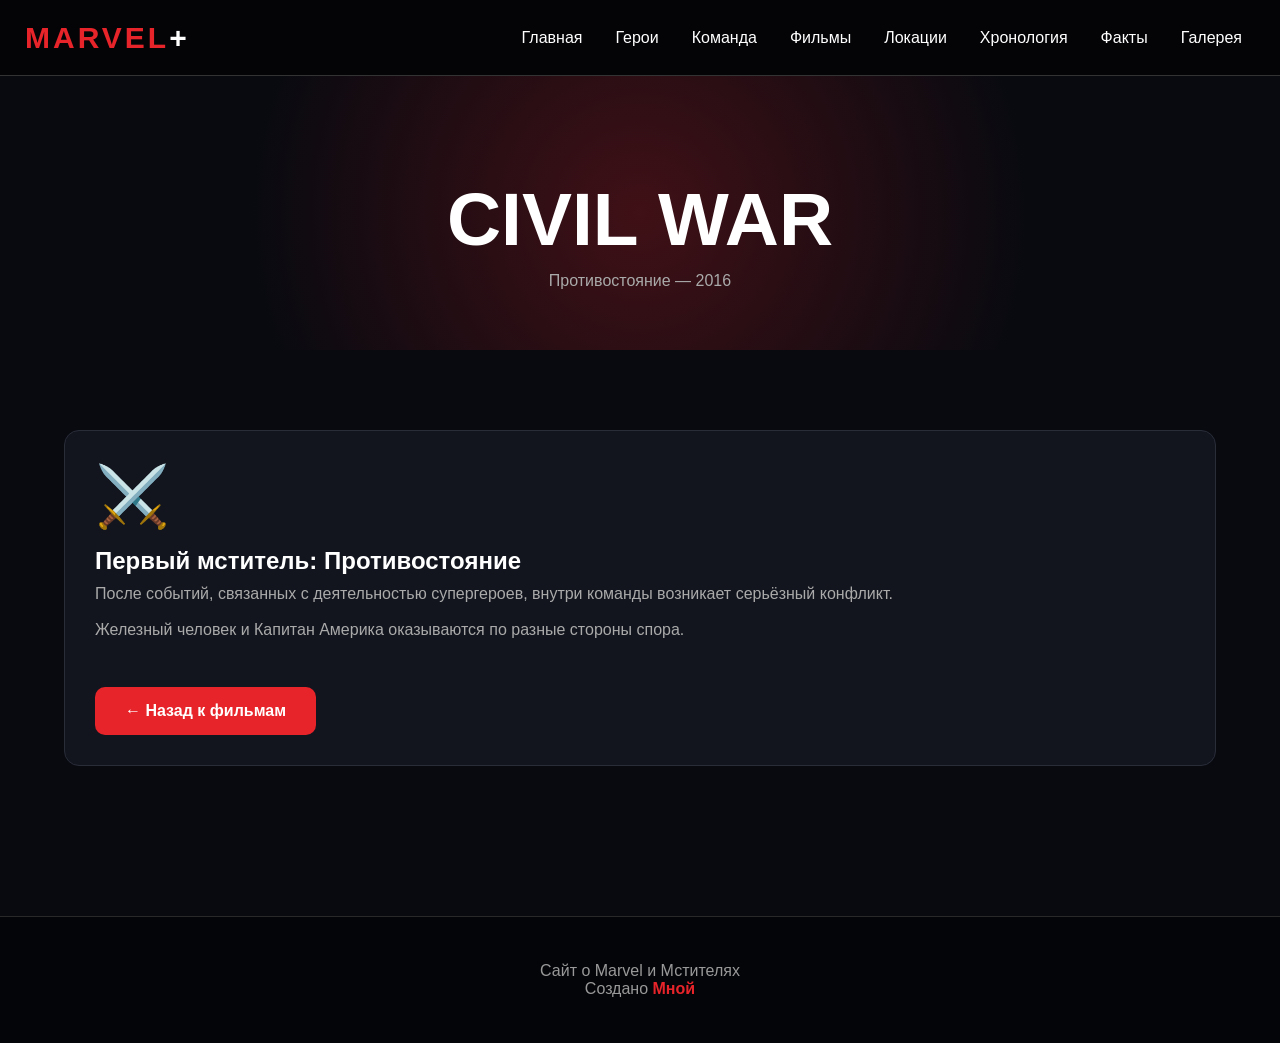
<file: era3/page13.html>
<!DOCTYPE html>
<html lang="ru">
<head>
    <meta charset="UTF-8">
    <meta name="viewport" content="width=device-width, initial-scale=1.0">
    <title>Civil War</title>
    <link rel="stylesheet" href="style.css">
</head>

<body>

<header>
    <div class="navbar">
        <a href="index.html" class="logo">MARVEL<span>+</span></a>
        <button class="menu-button">☰</button>

        <nav>
            <ul>
                <li><a href="index.html">Главная</a></li>
                <li><a href="heroes.html">Герои</a></li>
                <li><a href="team.html">Команда</a></li>
                <li><a href="movies.html">Фильмы</a></li>
                <li><a href="locations.html">Локации</a></li>
                <li><a href="timeline.html">Хронология</a></li>
                <li><a href="facts.html">Факты</a></li>
                <li><a href="gallery.html">Галерея</a></li>
            </ul>
        </nav>
    </div>
</header>

<section class="page-header">
    <h1>CIVIL WAR</h1>
    <p>Противостояние — 2016</p>
</section>

<section class="section">
    <div class="container">

        <div class="card">
            <div class="card-icon">⚔️</div>

            <h2>Первый мститель: Противостояние</h2>

            <p>
                После событий, связанных с деятельностью супергероев,
                внутри команды возникает серьёзный конфликт.
            </p>

            <br>

            <p>
                Железный человек и Капитан Америка оказываются
                по разные стороны спора.
            </p>

            <br>

            <a href="movies.html" class="button">← Назад к фильмам</a>
        </div>

    </div>
</section>

<footer>
    <p>Сайт о Marvel и Мстителях</p>
    <p>Создано <strong>Мной</strong></p>
</footer>

<script src="script.js"></script>

</body>
</html>
</file>
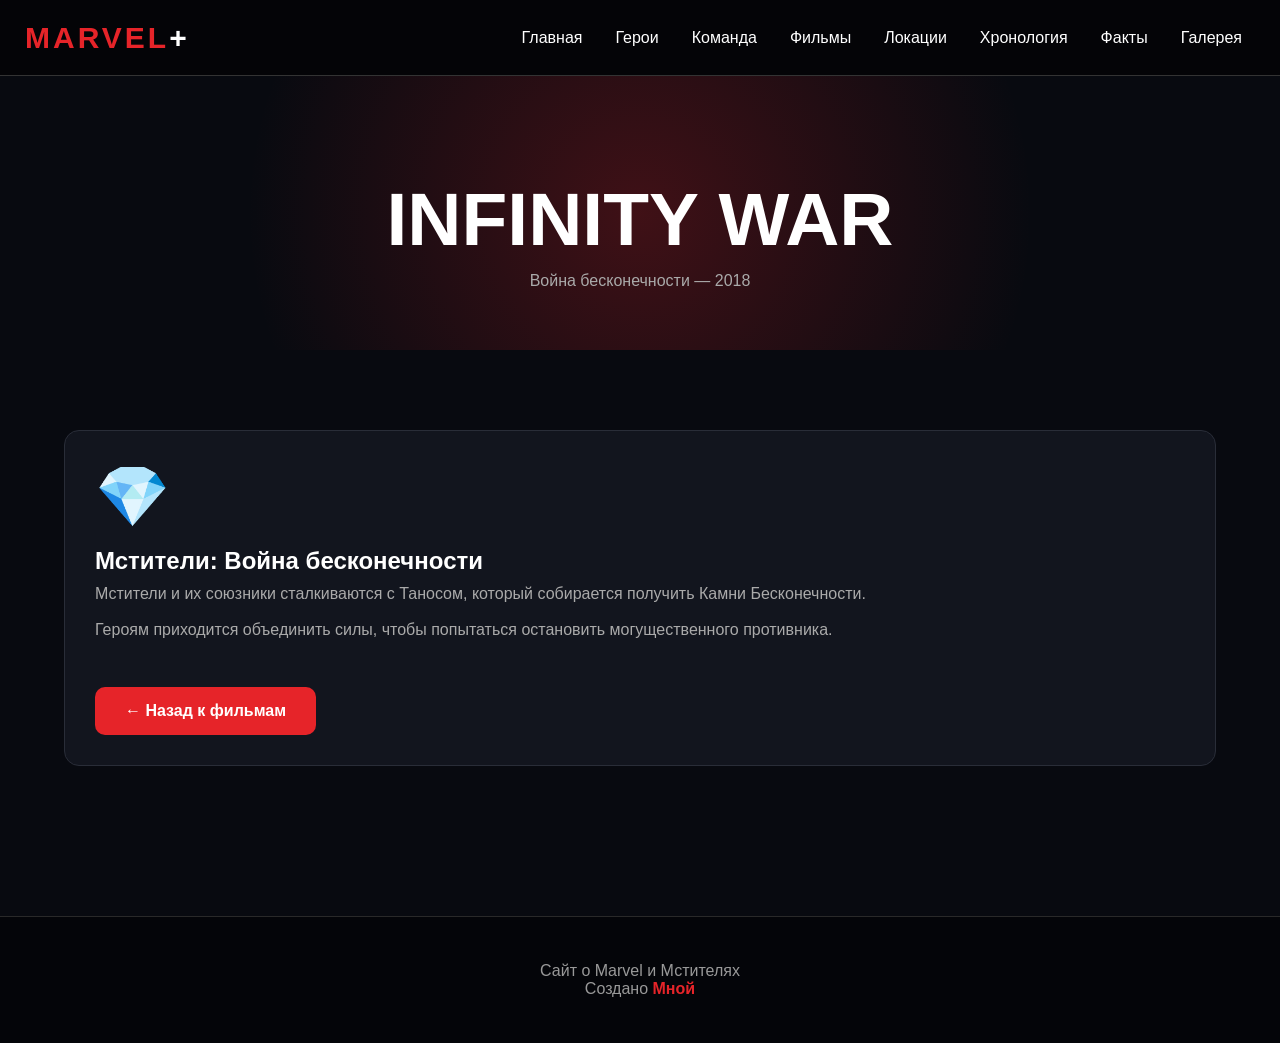
<file: era3/page14.html>
<!DOCTYPE html>
<html lang="ru">
<head>
    <meta charset="UTF-8">
    <meta name="viewport" content="width=device-width, initial-scale=1.0">
    <title>Infinity War</title>
    <link rel="stylesheet" href="style.css">
</head>

<body>

<header>
    <div class="navbar">
        <a href="index.html" class="logo">MARVEL<span>+</span></a>
        <button class="menu-button">☰</button>

        <nav>
            <ul>
                <li><a href="index.html">Главная</a></li>
                <li><a href="heroes.html">Герои</a></li>
                <li><a href="team.html">Команда</a></li>
                <li><a href="movies.html">Фильмы</a></li>
                <li><a href="locations.html">Локации</a></li>
                <li><a href="timeline.html">Хронология</a></li>
                <li><a href="facts.html">Факты</a></li>
                <li><a href="gallery.html">Галерея</a></li>
            </ul>
        </nav>
    </div>
</header>

<section class="page-header">
    <h1>INFINITY WAR</h1>
    <p>Война бесконечности — 2018</p>
</section>

<section class="section">
    <div class="container">

        <div class="card">
            <div class="card-icon">💎</div>

            <h2>Мстители: Война бесконечности</h2>

            <p>
                Мстители и их союзники сталкиваются с Таносом,
                который собирается получить Камни Бесконечности.
            </p>

            <br>

            <p>
                Героям приходится объединить силы,
                чтобы попытаться остановить могущественного противника.
            </p>

            <br>

            <a href="movies.html" class="button">← Назад к фильмам</a>
        </div>

    </div>
</section>

<footer>
    <p>Сайт о Marvel и Мстителях</p>
    <p>Создано <strong>Мной</strong></p>
</footer>

<script src="script.js"></script>

</body>
</html>
</file>
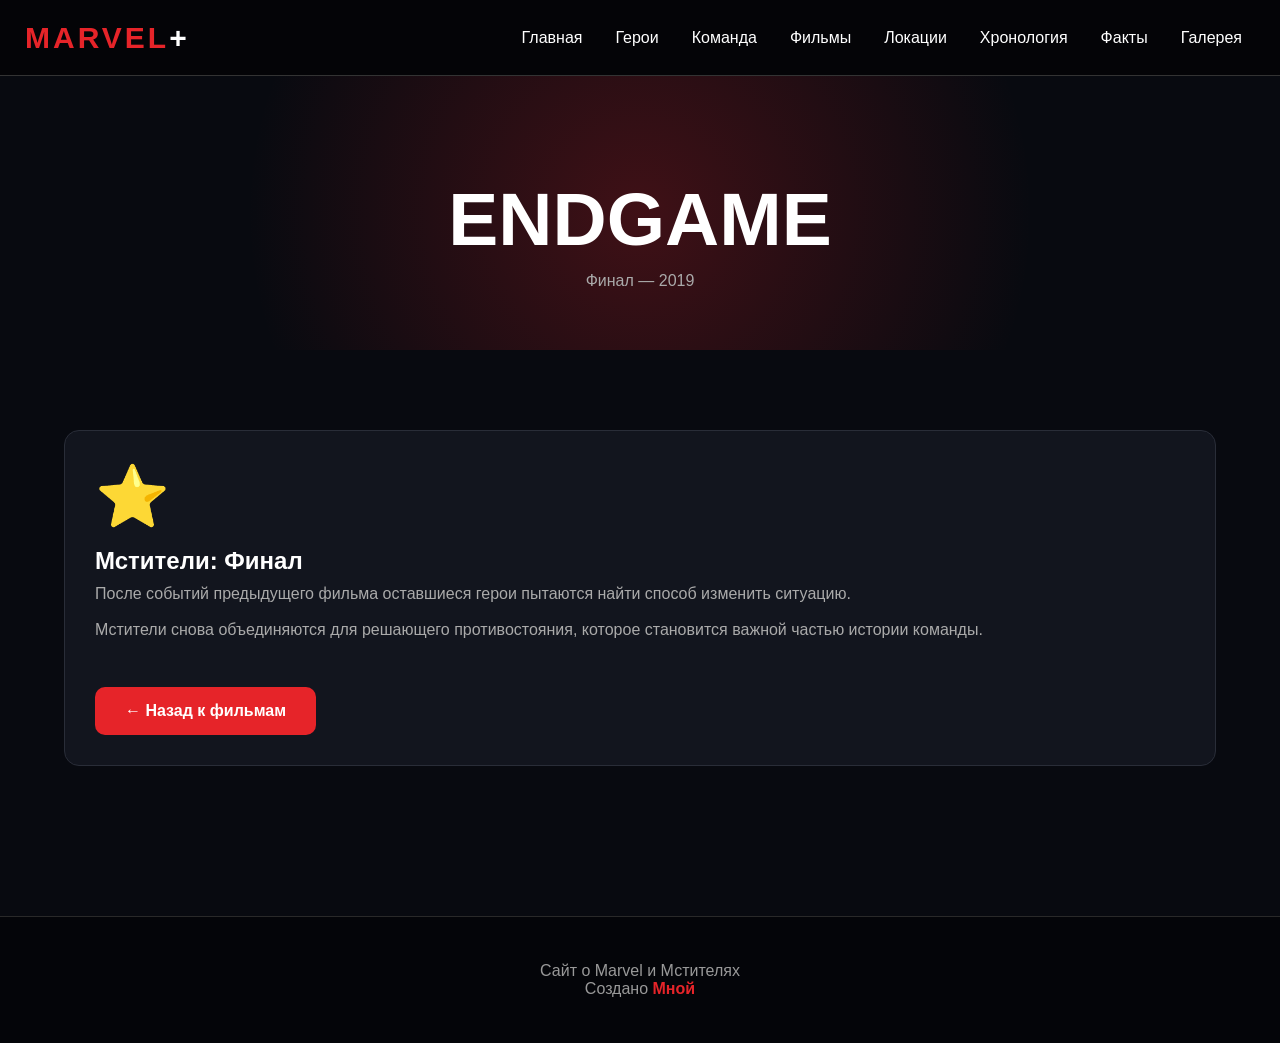
<file: era3/page15.html>
<!DOCTYPE html>
<html lang="ru">
<head>
    <meta charset="UTF-8">
    <meta name="viewport" content="width=device-width, initial-scale=1.0">
    <title>Endgame</title>
    <link rel="stylesheet" href="style.css">
</head>

<body>

<header>
    <div class="navbar">
        <a href="index.html" class="logo">MARVEL<span>+</span></a>
        <button class="menu-button">☰</button>

        <nav>
            <ul>
                <li><a href="index.html">Главная</a></li>
                <li><a href="heroes.html">Герои</a></li>
                <li><a href="team.html">Команда</a></li>
                <li><a href="movies.html">Фильмы</a></li>
                <li><a href="locations.html">Локации</a></li>
                <li><a href="timeline.html">Хронология</a></li>
                <li><a href="facts.html">Факты</a></li>
                <li><a href="gallery.html">Галерея</a></li>
            </ul>
        </nav>
    </div>
</header>

<section class="page-header">
    <h1>ENDGAME</h1>
    <p>Финал — 2019</p>
</section>

<section class="section">
    <div class="container">

        <div class="card">
            <div class="card-icon">⭐</div>

            <h2>Мстители: Финал</h2>

            <p>
                После событий предыдущего фильма оставшиеся герои
                пытаются найти способ изменить ситуацию.
            </p>

            <br>

            <p>
                Мстители снова объединяются для решающего противостояния,
                которое становится важной частью истории команды.
            </p>

            <br>

            <a href="movies.html" class="button">← Назад к фильмам</a>
        </div>

    </div>
</section>

<footer>
    <p>Сайт о Marvel и Мстителях</p>
    <p>Создано <strong>Мной</strong></p>
</footer>

<script src="script.js"></script>

</body>
</html>
</file>
<file: era3/style.css>
* {
    margin: 0;
    padding: 0;
    box-sizing: border-box;
}

html {
    scroll-behavior: smooth;
}

body {
    font-family: Arial, sans-serif;
    background: #080a10;
    color: white;
    overflow-x: hidden;
}

/* ===== ШАПКА ===== */

header {
    position: sticky;
    top: 0;
    z-index: 1000;
    background: rgba(5, 5, 8, 0.95);
    backdrop-filter: blur(15px);
    border-bottom: 1px solid #333;
}

.navbar {
    max-width: 1300px;
    margin: auto;
    min-height: 75px;
    padding: 10px 25px;

    display: flex;
    align-items: center;
    justify-content: space-between;
}

.logo {
    font-size: 30px;
    font-weight: bold;
    color: #e62429;
    text-decoration: none;
    letter-spacing: 3px;

    transition: 0.3s;
}

.logo:hover {
    transform: scale(1.1);
    text-shadow: 0 0 20px red;
}

.logo span {
    color: white;
}

nav ul {
    list-style: none;
    display: flex;
    gap: 7px;
    flex-wrap: wrap;
}

nav a {
    color: white;
    text-decoration: none;
    padding: 10px 13px;
    border-radius: 8px;

    transition: 0.3s;
}

nav a:hover {
    background: #e62429;
    transform: translateY(-3px);
    box-shadow: 0 5px 20px rgba(230, 36, 41, 0.5);
}

/* ===== МОБИЛЬНОЕ МЕНЮ ===== */

.menu-button {
    display: none;

    background: #e62429;
    border: none;
    color: white;

    padding: 10px 14px;
    border-radius: 8px;

    font-size: 20px;
}

/* ===== HERO ===== */

.hero {
    min-height: 650px;

    display: flex;
    justify-content: center;
    align-items: center;

    text-align: center;
    padding: 40px 20px;

    background:
        radial-gradient(circle at center, rgba(230, 36, 41, 0.3), transparent 40%),
        linear-gradient(135deg, #090b12, #17090b);

    position: relative;
    overflow: hidden;
}

.hero::before {
    content: "A";
    position: absolute;

    font-size: 600px;
    font-weight: bold;

    color: rgba(255,255,255,0.02);

    animation: rotateA 20s linear infinite;
}

.hero-content {
    position: relative;
    z-index: 2;

    animation: heroAppear 1s ease;
}

.hero h1 {
    font-size: clamp(50px, 9vw, 110px);
    letter-spacing: 10px;

    text-shadow:
        0 0 10px red,
        0 0 40px red;

    margin-bottom: 20px;
}

.hero p {
    max-width: 800px;
    margin: auto;

    color: #ccc;
    font-size: 21px;
}

.button {
    display: inline-block;

    margin-top: 30px;
    padding: 15px 30px;

    background: #e62429;
    color: white;

    text-decoration: none;

    border-radius: 10px;

    font-weight: bold;

    transition: 0.3s;
}

.button:hover {
    transform: scale(1.08) translateY(-5px);

    box-shadow:
        0 10px 30px rgba(230, 36, 41, 0.6);
}

/* ===== СЕКЦИИ ===== */

.container {
    width: 90%;
    max-width: 1200px;
    margin: auto;
}

.section {
    padding: 80px 0;
}

.title {
    text-align: center;
    font-size: 45px;
    margin-bottom: 50px;
}

.title::after {
    content: "";

    display: block;

    width: 80px;
    height: 4px;

    background: #e62429;

    margin: 15px auto;
}

/* ===== КАРТОЧКИ ===== */

.cards {
    display: grid;

    grid-template-columns:
        repeat(3, 1fr);

    gap: 25px;
}

.card {
    background: #12151e;

    border: 1px solid #292d38;

    border-radius: 15px;

    padding: 30px;

    transition: 0.4s;

    position: relative;

    overflow: hidden;
}

.card::before {
    content: "";

    position: absolute;

    top: 0;
    left: -100%;

    width: 100%;
    height: 4px;

    background: #e62429;

    transition: 0.5s;
}

.card:hover::before {
    left: 0;
}

.card:hover {
    transform:
        translateY(-12px)
        scale(1.02);

    border-color: #e62429;

    box-shadow:
        0 15px 40px rgba(0,0,0,0.5);
}

.card-icon {
    font-size: 60px;

    margin-bottom: 15px;

    animation: floating 4s ease-in-out infinite;
}

.card h2 {
    margin-bottom: 10px;
}

.card p {
    color: #aaa;
}

/* ===== СТРАНИЦЫ ===== */

.page-header {
    text-align: center;

    padding: 100px 20px 60px;

    background:
        radial-gradient(
            circle,
            rgba(230,36,41,0.25),
            transparent 60%
        );
}

.page-header h1 {
    font-size: clamp(40px, 7vw, 75px);

    animation: heroAppear 1s ease;
}

.page-header p {
    color: #aaa;
    margin-top: 10px;
}

/* ===== СТАТИСТИКА ===== */

.stats {
    display: grid;

    grid-template-columns:
        repeat(4, 1fr);

    gap: 20px;

    margin-top: 40px;
}

.stat {
    text-align: center;

    background: #12151e;

    padding: 30px;

    border-radius: 15px;
}

.stat strong {
    display: block;

    color: #e62429;

    font-size: 40px;
}

/* ===== TIMELINE ===== */

.timeline {
    max-width: 850px;

    margin: auto;

    border-left: 4px solid #e62429;

    padding-left: 30px;
}

.event {
    background: #12151e;

    padding: 25px;

    margin-bottom: 25px;

    border-radius: 12px;

    transition: 0.3s;
}

.event:hover {
    transform: translateX(10px);
}

/* ===== FOOTER ===== */

footer {
    margin-top: 70px;

    padding: 45px 20px;

    text-align: center;

    background: #040509;

    border-top: 1px solid #292929;

    color: #999;
}

footer strong {
    color: #e62429;
}

/* ===== АНИМАЦИИ ===== */

.fade {
    animation: fade 1s ease;
}

@keyframes fade {
    from {
        opacity: 0;
        transform: translateY(30px);
    }

    to {
        opacity: 1;
        transform: translateY(0);
    }
}

@keyframes heroAppear {
    from {
        opacity: 0;
        transform: scale(0.8);
    }

    to {
        opacity: 1;
        transform: scale(1);
    }
}

@keyframes floating {
    0%,100% {
        transform: translateY(0);
    }

    50% {
        transform: translateY(-10px);
    }
}

@keyframes rotateA {
    from {
        transform: rotate(0);
    }

    to {
        transform: rotate(360deg);
    }
}

/* ===== ПЛАНШЕТ ===== */

@media (max-width: 950px) {

    .cards {
        grid-template-columns:
            repeat(2, 1fr);
    }

    .stats {
        grid-template-columns:
            repeat(2, 1fr);
    }

    nav a {
        font-size: 13px;
    }
}

/* ===== ТЕЛЕФОН ===== */

@media (max-width: 650px) {

    .navbar {
        flex-wrap: wrap;
    }

    .menu-button {
        display: block;
    }

    nav {
        display: none;

        width: 100%;
    }

    nav.active {
        display: block;
    }

    nav ul {
        flex-direction: column;

        width: 100%;
    }

    nav a {
        display: block;

        text-align: center;

        margin-top: 5px;
    }

    .cards {
        grid-template-columns: 1fr;
    }

    .stats {
        grid-template-columns: 1fr 1fr;
    }

    .hero {
        min-height: 550px;
    }

    .hero p {
        font-size: 17px;
    }

    .title {
        font-size: 35px;
    }
}
</file>
